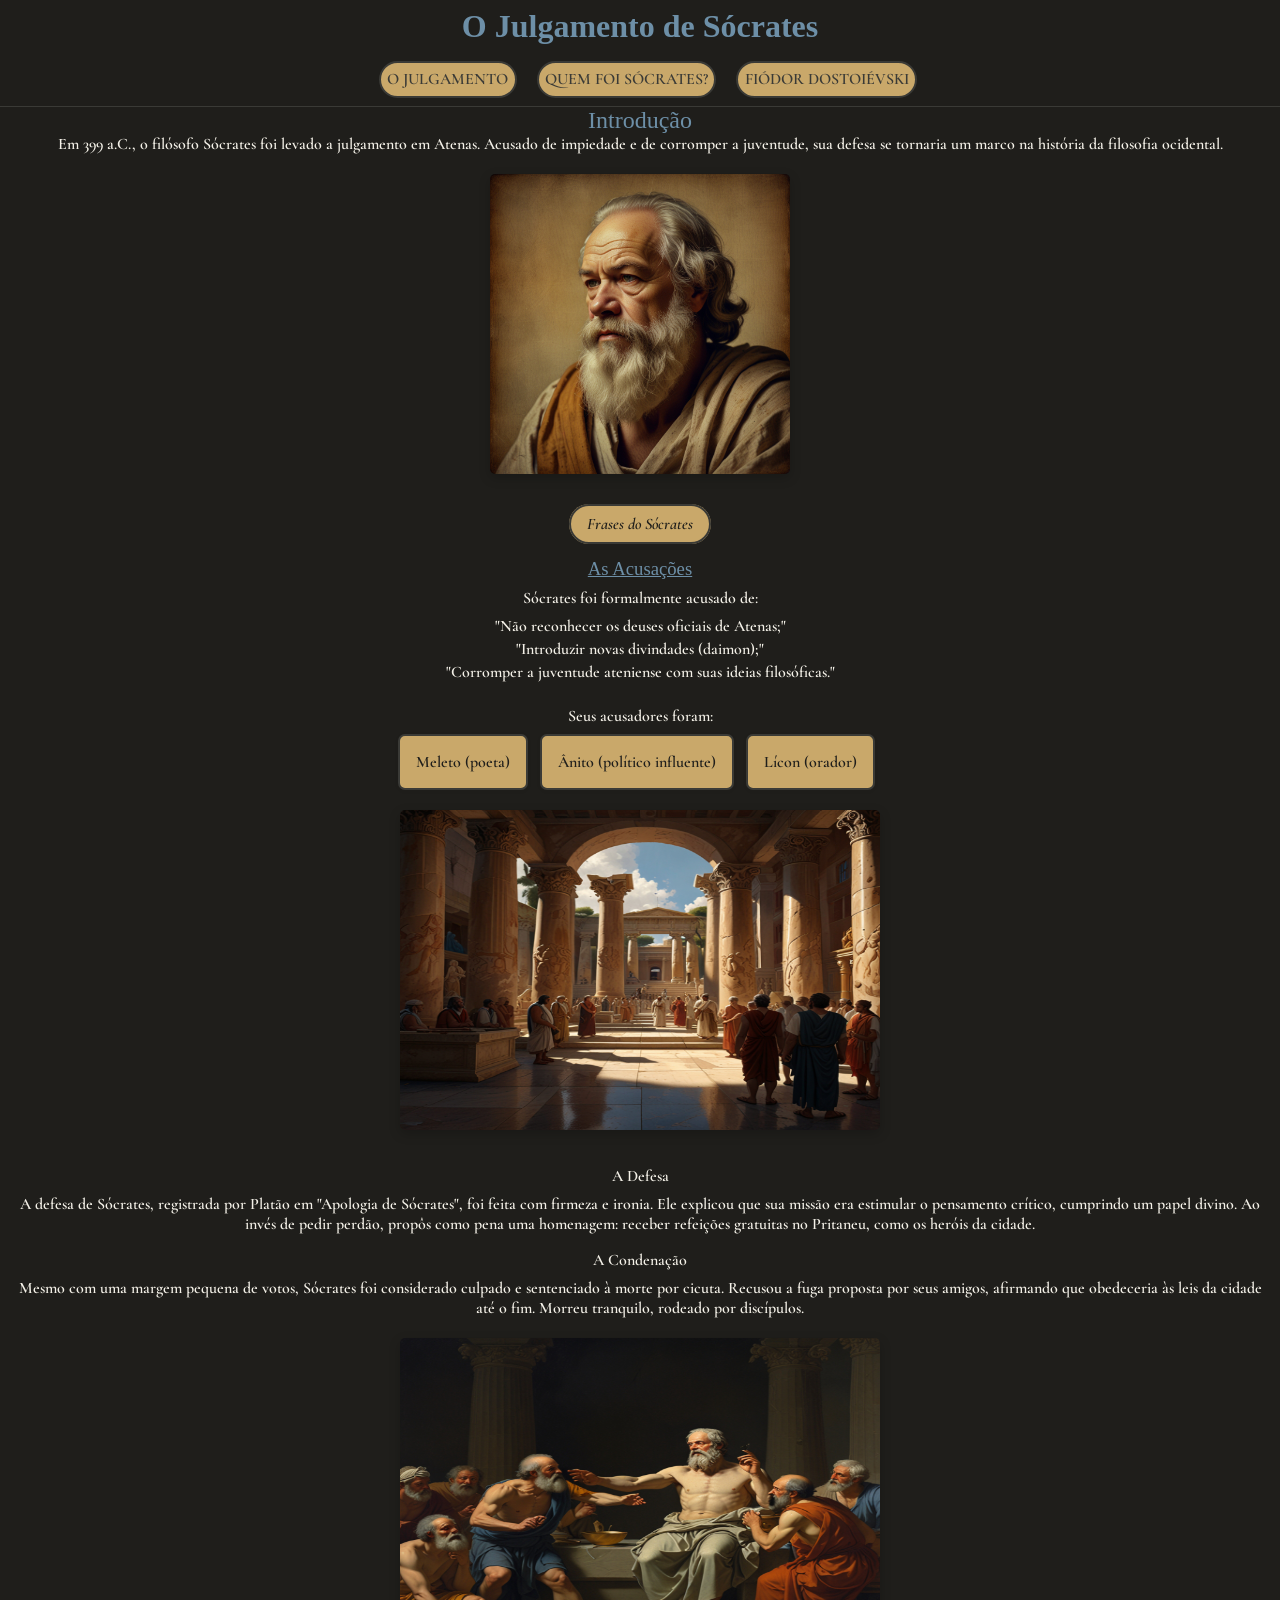
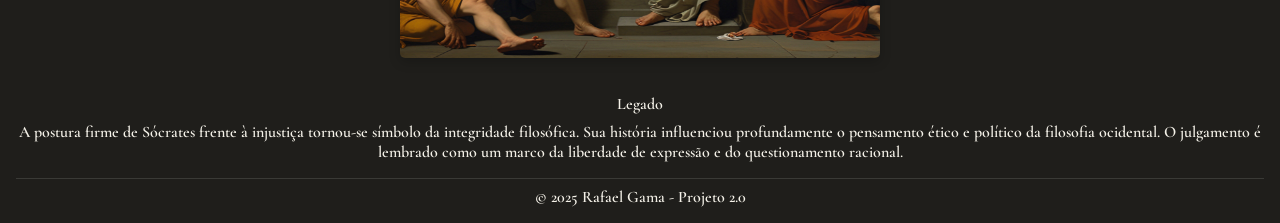
<file: julgamentoSocrates/index.html>
<!doctype html>
<html lang="pt-br">
  <head>
    <meta charset="UTF-8" />
    <meta name="viewport" content="width=device-width, initial-scale=1.0" />
    <title>O Julgamento de Sócrates 1</title>
    <link rel="preconnect" href="https://fonts.googleapis.com" />
    <link rel="preconnect" href="https://fonts.gstatic.com" crossorigin />
    <link
      href="https://fonts.googleapis.com/css2?family=Cormorant+Garamond:ital,wght@0,300..700;1,300..700&family=IM+Fell+English+SC&display=swap"
      rel="stylesheet"
    />
    <link rel="stylesheet" href="style.css" />
  </head>
  <body>
    <header>
      <h1 class="titulo-principal">O Julgamento de Sócrates</h1>
      <nav>
        <a href="index.html">O Julgamento</a>
        <a href="sobre.html">Quem foi Sócrates?</a>
        <a href="fiodor.html">Fiódor Dostoiévski</a>
      </nav>
    </header>

    <main>
      <section class="introducao" id="inicio">
        <h2>Introdução</h2>
        <p>
          Em 399 a.C., o filósofo Sócrates foi levado a julgamento em Atenas.
          Acusado de impiedade e de corromper a juventude, sua defesa se
          tornaria um marco na história da filosofia ocidental.
        </p>
        <figure>
          <img
            class="socrates"
            src="imgs/SocratesPensando.jpg"
            alt="Retrato artístico de Sócrates"
            width="300"
          />
        </figure>
      </section>

      <br />
      <article class="frases">
        <a href="https://www.pensador.com/autor/socrates/" target="_blank"
          >Frases do Sócrates</a
        >
      </article>

      <section class="acusacoes" id="acusacoes">
        <h3>As Acusações</h3>
        <h4>Sócrates foi formalmente acusado de:</h4>
        <ul>
          <li>"Não reconhecer os deuses oficiais de Atenas;"</li>
          <li>"Introduzir novas divindades (daimon);"</li>
          <li>
            "Corromper a juventude ateniense com suas ideias filosóficas."
          </li>
        </ul>
      </section>

      <section class="acusadores" id="acusadores">
        <h4>Seus acusadores foram:</h4>

        <ul>
          <li>Meleto (poeta)</li>
          <li>Ânito (político influente)</li>
          <li>Lícon (orador)</li>
        </ul>
        <figure>
          <img
            class="tribunal"
            src="imgs/tribunalf.jpg"
            alt="Representação do tribunal ateniense"
          />
        </figure>
      </section>

      <section class="defesa" id="defesa">
        <h4>A Defesa</h4>
        <p>
          A defesa de Sócrates, registrada por Platão em "Apologia de Sócrates",
          foi feita com firmeza e ironia. Ele explicou que sua missão era
          estimular o pensamento crítico, cumprindo um papel divino. Ao invés de
          pedir perdão, propôs como pena uma homenagem: receber refeições
          gratuitas no Pritaneu, como os heróis da cidade.
        </p>
      </section>

      <section class="condenacao" id="condenacao">
        <h4>A Condenação</h4>
        <p>
          Mesmo com uma margem pequena de votos, Sócrates foi considerado
          culpado e sentenciado à morte por cicuta. Recusou a fuga proposta por
          seus amigos, afirmando que obedeceria às leis da cidade até o fim.
          Morreu tranquilo, rodeado por discípulos.
        </p>
        <figure>
          <img
            class="morte"
            src="imgs/morteSocrates.jpg"
            alt="A morte de Sócrates"
            height="200"
          />
        </figure>
      </section>

      <section class="legado" id="legado">
        <h4>Legado</h4>
        <p>
          A postura firme de Sócrates frente à injustiça tornou-se símbolo da
          integridade filosófica. Sua história influenciou profundamente o
          pensamento ético e político da filosofia ocidental. O julgamento é
          lembrado como um marco da liberdade de expressão e do questionamento
          racional.
        </p>
      </section>
    </main>

    <footer class="creditos">
      <p>&COPY; 2025 Rafael Gama - Projeto 2.0</p>
    </footer>
  </body>
</html>
</file>
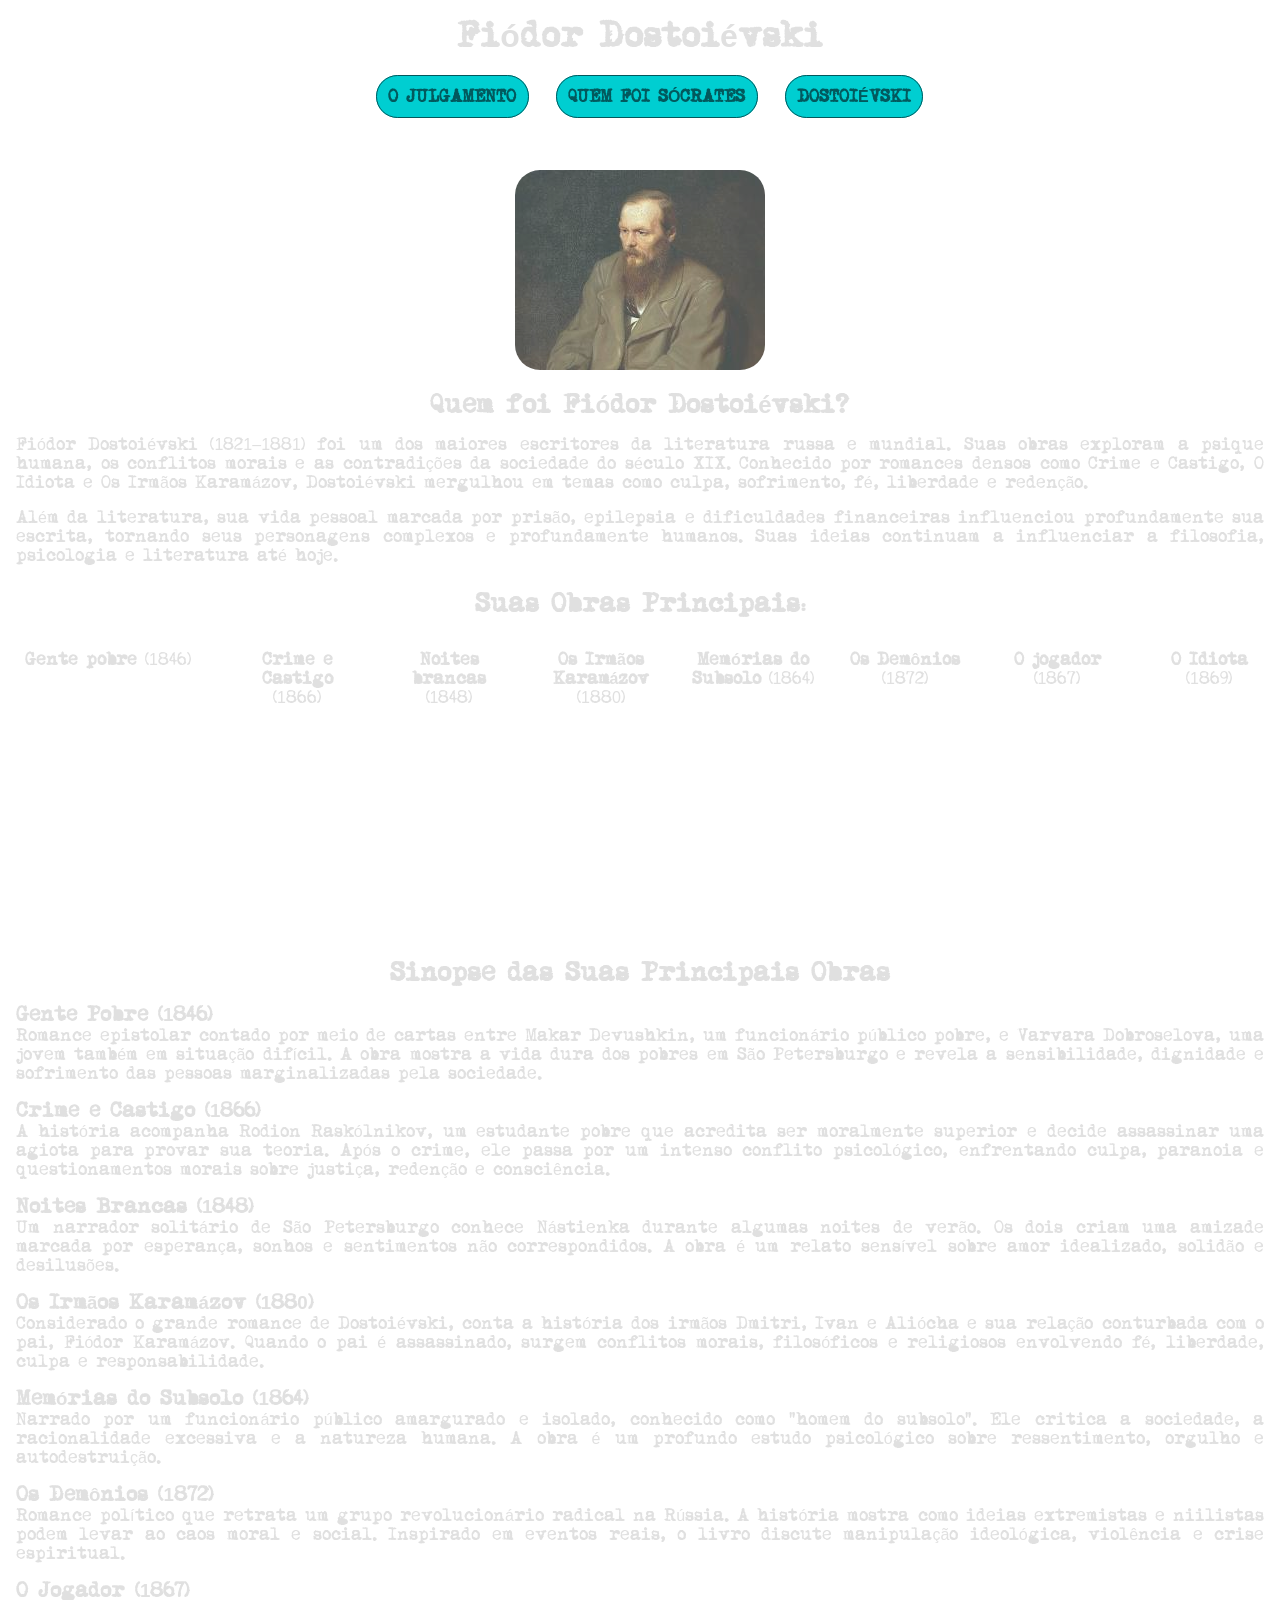
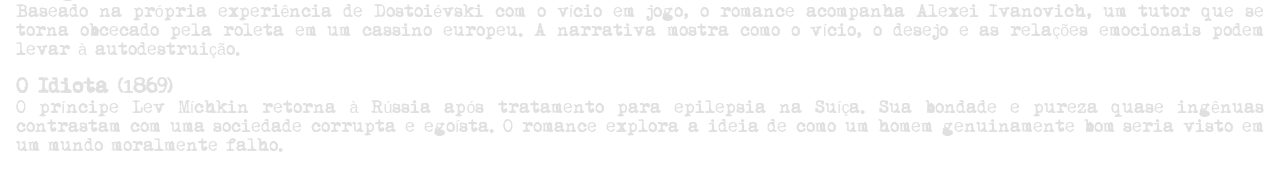
<file: julgamentoSocrates/fiodor.html>
<!doctype html>
<html lang="pt-BR">
  <head>
    <meta charset="UTF-8" />
    <meta name="viewport" content="width=device-width, initial-scale=1.0" />
    <title>Fiódor Dostoiévski</title>
    <link rel="stylesheet" href="styleFD.css">
  </head>
  <body>
    <video autoplay muted loop>
      <source src="imgs/fiodorVideo.mp4" type="video/mp4">
    </video>

    <header>
      <h1>Fiódor Dostoiévski</h1>
      <nav>
        <a href="index.html">O Julgamento</a>
        <a href="sobre.html">Quem foi Sócrates</a>
        <a href="fiodor.html">Dostoiévski</a>
      </nav>
      <figure>
        <img src="imgs/fiodor.jfif" alt="Fiódor Dostoiévski">
      </figure>
    </header>

    <main>
      <section id="quemFoiFiodor">
        <h2>Quem foi Fiódor Dostoiévski?</h2>
        <p>Fiódor Dostoiévski (1821–1881) foi um dos maiores escritores da literatura russa e mundial. Suas obras exploram a psique humana, 
          os conflitos morais e as contradições da sociedade do século XIX. Conhecido por romances densos como Crime e Castigo, 
          O Idiota e Os Irmãos Karamázov, Dostoiévski mergulhou em temas como culpa, sofrimento, fé, liberdade e redenção.</p>
        <p>Além da literatura, sua vida pessoal marcada por prisão, epilepsia e dificuldades financeiras influenciou profundamente sua escrita, 
          tornando seus personagens complexos e profundamente humanos. Suas ideias continuam a influenciar a filosofia, 
          psicologia e literatura até hoje.</p>
      </section>

      <section id="principaisObras">
        <h2>Suas Obras Principais:</h2>
            <ul id="outrasObras">
                <li id="gntPobre"><a href="#desc-gntPobre"><strong>Gente pobre</strong> <span class="ano">(1846)</span></a></li>
                <li id="crime"><strong>Crime e Castigo</strong> <span class="ano">(1866)</span></li>
                <li id="noite"><strong>Noites brancas</strong> <span class="ano">(1848)</span></li>
                <li id="irmaos"><strong>Os Irmãos Karamázov</strong> <span class="ano">(1880)</span></li>
                <li id="memorias"><strong>Memórias do Subsolo</strong> <span class="ano">(1864)</span></li>
                <li id="demonios"><strong>Os Demônios</strong> <span class="ano">(1872)</span></li>
                <li id="jogador"><strong>O jogador</strong> <span class="ano">(1867)</span></li>
                <li id="idiota"><strong>O Idiota</strong> <span class="ano">(1869)</span></li>
            </ul>
      </section>

      <section id="descricaoObras">
        <h2>Sinopse das Suas Principais Obras</h2>

        <article class="descricao" id="desc-gntPobre">
          <h3>Gente Pobre (1846)</h3>
          <p>Romance epistolar contado por meio de cartas entre Makar Devushkin, um funcionário público pobre, e Varvara Dobroselova, uma jovem também
             em situação difícil. A obra mostra a vida dura dos pobres em São Petersburgo e revela a sensibilidade, dignidade e sofrimento das pessoas
             marginalizadas pela sociedade.</p>
        </article>

        <article class="descricao" id="desc-crime">
          <h3>Crime e Castigo (1866)</h3>
          <p>A história acompanha Rodion Raskólnikov, um estudante pobre que acredita ser moralmente superior e decide assassinar uma agiota 
            para provar sua teoria. Após o crime, ele passa por um intenso conflito psicológico, enfrentando culpa, paranoia e questionamentos 
            morais sobre justiça, redenção e consciência.</p>
        </article>

        <article class="descricao" id="desc-noite">
          <h3>Noites Brancas (1848)</h3>
          <p>Um narrador solitário de São Petersburgo conhece Nástienka durante algumas noites de verão. Os dois criam uma amizade marcada por 
            esperança, sonhos e sentimentos não correspondidos. A obra é um relato sensível sobre amor idealizado, solidão e desilusões.</p>
        </article>

        <article class="descricao" id="desc-irmaos">
          <h3>Os Irmãos Karamázov (1880)</h3>
          <p>Considerado o grande romance de Dostoiévski, conta a história dos irmãos Dmitri, Ivan e Aliócha e sua relação conturbada com o pai, 
            Fiódor Karamázov. Quando o pai é assassinado, surgem conflitos morais, filosóficos e religiosos envolvendo fé, liberdade, 
            culpa e responsabilidade.</p>
        </article>

        <article class="descricao" id="desc-memorias">
          <h3>Memórias do Subsolo (1864)</h3>
          <p>Narrado por um funcionário público amargurado e isolado, conhecido como “homem do subsolo”. Ele critica a sociedade, 
            a racionalidade excessiva e a natureza humana. A obra é um profundo estudo psicológico sobre ressentimento, orgulho e autodestruição.</p>
        </article>

        <article class="descricao" id="desc-demonios">
          <h3>Os Demônios (1872)</h3>
          <p>Romance político que retrata um grupo revolucionário radical na Rússia. A história mostra como ideias extremistas e niilistas podem 
            levar ao caos moral e social. Inspirado em eventos reais, o livro discute manipulação ideológica, violência e crise espiritual.</p>
        </article>

        <article class="descricao" id="desc-jogador">
          <h3>O Jogador (1867)</h3>
          <p>Baseado na própria experiência de Dostoiévski com o vício em jogo, o romance acompanha Alexei Ivanovich, um tutor que se torna 
            obcecado pela roleta em um cassino europeu. A narrativa mostra como o vício, o desejo e as relações emocionais podem levar 
            à autodestruição.</p>
        </article>

        <article class="descricao" id="desc-idiota">
          <h3>O Idiota (1869)</h3>
          <p>O príncipe Lev Míchkin retorna à Rússia após tratamento para epilepsia na Suíça. Sua bondade e pureza quase ingênuas contrastam 
            com uma sociedade corrupta e egoísta. O romance explora a ideia de como um homem genuinamente bom seria visto em um mundo 
            moralmente falho.</p>
        </article>
      </section>
    </main>


  </body>
</html>
</file>
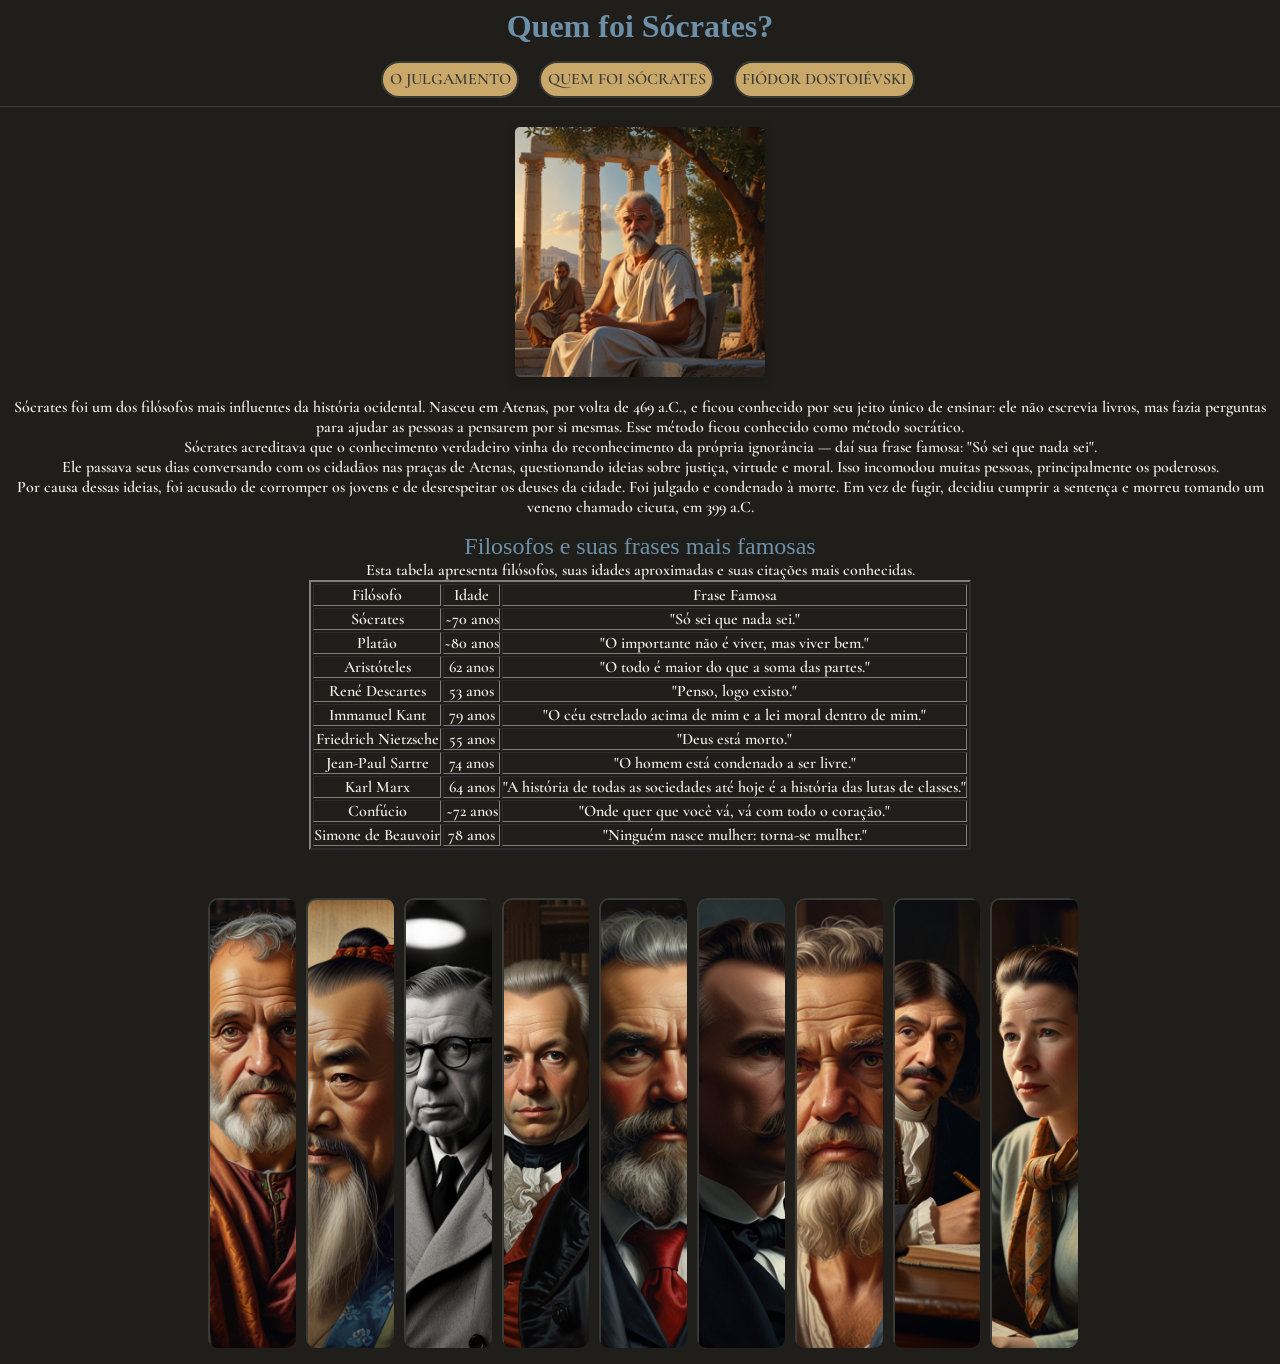
<file: julgamentoSocrates/sobre.html>
<!DOCTYPE html>
<html lang="pt-br">
  <head>
    <meta charset="UTF-8" />
    <meta name="viewport" content="width=device-width, initial-scale=1.0" />
    <title>Quem foi Sócrates?</title>
    <link rel="stylesheet" href="style.css" />
    <link rel="preconnect" href="https://fonts.googleapis.com" />
    <link rel="preconnect" href="https://fonts.gstatic.com" crossorigin />
    <link
      href="https://fonts.googleapis.com/css2?family=Cormorant+Garamond:ital,wght@0,300..700;1,300..700&family=IM+Fell+English+SC&display=swap"
      rel="stylesheet"
    />
  </head>
  <body>
    <header>
      <h1 class="titulo-principal">Quem foi Sócrates?</h1>
      <nav>
        <a href="index.html"> O Julgamento</a>
        <a href="sobre.html"> Quem foi Sócrates</a>
        <a href="fiodor.html">Fiódor Dostoiévski</a>
      </nav>
    </header>

    <main>
      <figure>
        <img
          class="socratesgrecia"
          src="imgs/socratesgrecia.jpg"
          alt="Retrato de Sócrates na Grécia Antiga"
          width="250"
        />
      </figure>
      <section class="introducao" id="Quem-foi-Socrates">
        <p>
          Sócrates foi um dos filósofos mais influentes da história ocidental.
          Nasceu em Atenas, por volta de 469 a.C., e ficou conhecido por seu
          jeito único de ensinar: ele não escrevia livros, mas fazia perguntas
          para ajudar as pessoas a pensarem por si mesmas. Esse método ficou
          conhecido como
          <strong>método socrático</strong>.
        </p>
        <p>
          Sócrates acreditava que o conhecimento verdadeiro vinha do
          reconhecimento da própria ignorância — daí sua frase famosa:
          <strong>"Só sei que nada sei"</strong>.
        </p>
        <p>
          Ele passava seus dias conversando com os cidadãos nas praças de
          Atenas, questionando ideias sobre justiça, virtude e moral. Isso
          incomodou muitas pessoas, principalmente os poderosos.
        </p>
        <p>
          Por causa dessas ideias, foi acusado de corromper os jovens e de
          desrespeitar os deuses da cidade. Foi julgado e condenado à morte. Em
          vez de fugir, decidiu cumprir a sentença e morreu tomando um veneno
          chamado cicuta, em 399 a.C.
        </p>
      </section>

      <!-- <hr /> -->

      <section class="frases-filosofos" id="frases-filosofos">
        <h2 class="titulo-frases">Filosofos e suas frases mais famosas</h2>
        <table border="2">
          <caption>
            Esta tabela apresenta filósofos, suas idades aproximadas e suas
            citações mais conhecidas.
          </caption>
          <thead>
            <tr>
              <th>Filósofo</th>
              <th>Idade</th>
              <th>Frase Famosa</th>
            </tr>
          </thead>

          <tbody>
            <tr>
              <td>Sócrates</td>
              <td>~70 anos</td>
              <td>"Só sei que nada sei."</td>
            </tr>
            <tr>
              <td>Platão</td>
              <td>~80 anos</td>
              <td>"O importante não é viver, mas viver bem."</td>
            </tr>
            <tr>
              <td>Aristóteles</td>
              <td>62 anos</td>
              <td>"O todo é maior do que a soma das partes."</td>
            </tr>
            <tr>
              <td>René Descartes</td>
              <td>53 anos</td>
              <td>"Penso, logo existo."</td>
            </tr>
            <tr>
              <td>Immanuel Kant</td>
              <td>79 anos</td>
              <td>
                "O céu estrelado acima de mim e a lei moral dentro de mim."
              </td>
            </tr>
            <tr>
              <td>Friedrich Nietzsche</td>
              <td>55 anos</td>
              <td>"Deus está morto."</td>
            </tr>
            <tr>
              <td>Jean-Paul Sartre</td>
              <td>74 anos</td>
              <td>"O homem está condenado a ser livre."</td>
            </tr>
            <tr>
              <td>Karl Marx</td>
              <td>64 anos</td>
              <td>
                "A história de todas as sociedades até hoje é a história das
                lutas de classes."
              </td>
            </tr>
            <tr>
              <td>Confúcio</td>
              <td>~72 anos</td>
              <td>"Onde quer que você vá, vá com todo o coração."</td>
            </tr>
            <tr>
              <td>Simone de Beauvoir</td>
              <td>78 anos</td>
              <td>"Ninguém nasce mulher: torna-se mulher."</td>
            </tr>
          </tbody>
        </table>
      </section>

      <section class="filosofos">
        <div class="filosofo">
          <img src="imgs/aristoteles.jpg" alt="Aristóteles" />
          <div class="texto">
            <h4>ARISTÓTELES</h4>
            "O todo é maior do que a soma das partes."
          </div>
        </div>
        <div class="filosofo">
          <img src="imgs/confucio.jpg" alt="Confúcio" />
          <div class="texto">
            <h4>CONFÚCIO</h4>
            "Onde quer que você vá, vá com todo o coração."
          </div>
        </div>
        <div class="filosofo">
          <img src="imgs/jeanpaul.jpg" alt="Jean-Paul" />
          <div class="texto">
            <h4>JEAN PAUL</h4>
            "O homem está condenado a ser livre."
          </div>
        </div>
        <div class="filosofo">
          <img src="imgs/kant.jpg" alt="Kant" />
          <div class="texto">
            <h4>IMMANUEL KANT</h4>
            "O céu estrelado acima de mim e a lei moral dentro de mim."
          </div>
        </div>
        <div class="filosofo">
          <img src="imgs/karlmax.jpg" alt="Karl Marx" />
          <div class="texto">
            <h4>KARL MARX</h4>
            "A história de todas as sociedades até hoje é a história das lutas
            de classes."
          </div>
        </div>
        <div class="filosofo">
          <img src="imgs/nietzsche.jpg" alt="Nietzsche" />
          <div class="texto">
            <h4>FRIEDRICH NIETZSCHE</h4>
            "Aquilo que não me mata, me fortalece."
          </div>
        </div>
        <div class="filosofo">
          <img src="imgs/platao.jpg" alt="Platão" />
          <div class="texto">
            <h4>PLATÃO</h4>
            "Conhece-te a ti mesmo."
          </div>
        </div>
        <div class="filosofo">
          <img src="imgs/rene.jpg" alt="René Descartes" />
          <div class="texto">
            <h4>RENÉ DESCARTES</h4>
            "Penso, logo existo."
          </div>
        </div>
        <div class="filosofo">
          <img src="imgs/simone.jpg" alt="Simone de Beauvoir" />
          <div class="texto">
            <h4>SIMONE DE BEAUVOIR</h4>
            "Ninguém nasce mulher: torna-se mulher."
          </div>
        </div>
      </section>
    </main>
  </body>
</html>
</file>
<file: julgamentoSocrates/style.css>
:root {
  --fundo: #1f1e1b;
  --texto: #f4f1e8;
  --titulo: #6d8fa7;
  --dourado: #c9a86a;
  --sutis: #3a3a36;
}

* {
  margin: 0;
  padding: 0;
  font-family: "Cormorant Garamond", serif;
  font-optical-sizing: auto;
  font-weight: 600;
  font-style: normal;
  color: var(--texto);
}

h1,
h2,
h3 {
  font-family: "IM Fell English SC", serif;
  font-weight: 400;
  font-style: normal;
  color: var(--titulo);
}

body {
  background-color: var(--fundo);
}
header {
  text-align: center;
  border-bottom: 1px solid var(--sutis);
}

.titulo-principal {
  font-weight: 700;
  margin: 0.5rem 1rem;
}

nav > a {
  border: 2px solid var(--sutis);
  background-color: var(--dourado);
  border-radius: 9999px;
  text-decoration: none;
  padding: 0.4rem;
  display: inline-block;
  width: fit-content;
  text-transform: uppercase;
  margin: 0.5rem auto;
  margin-left: 1rem;
  color: var(--sutis);
}

section.introducao {
  text-align: center;
}

.socrates,
.socratesgrecia {
  box-shadow: 0px 4px 12px rgba(0, 0, 0, 0.2);
  border-radius: 5px;
  margin: 20px 10px;
}

.frases {
  text-align: center;
}

.frases > a {
  border: 2px solid var(--sutis);
  border-radius: 2000px;
  font-style: italic;
  text-decoration: none;
  background-color: var(--dourado);
  color: #1f1e1b;
  padding: 0.5rem 1rem;
  font-weight: 600;
}

.acusacoes {
  text-align: center;
  margin: 1.5rem;
}

.acusacoes li {
  text-decoration: none;
  transition: transform 0.2s ease, background-color 0.2s ease;
  list-style: none;
  margin: 0.2rem;
}

.acusacoes li:hover {
  background-color: var(--dourado);
  transform: scale(1.5);
  color: #1f1e1b;
}

.acusacoes > h3 {
  text-decoration: underline;
}

h4 {
  margin: 0.5rem 0.5rem;
}

.acusadores {
  text-align: center;
}

.acusadores li {
  display: inline-block;
  border: 2px solid var(--sutis);
  padding: 1rem;
  border-radius: 7px;
  margin-right: 0.5rem;
  color: #1f1e1b;
  background-color: var(--dourado);
  transition: background-color 0.3s ease, transform 0.2s ease,
    box-shadow 0.3s ease;
  box-shadow: 0 1px 4px rgba(0, 0, 0, 0.05);
  cursor: pointer;
}

.acusadores li:hover {
  background-color: #e0f7fa;
  transform: scale(1.03);
  box-shadow: 0 6px 12px rgba(0, 0, 0, 0.15);
}

.tribunal,
.morte {
  width: 30rem;
  height: 20rem;
  box-shadow: 0px 4px 12px rgba(0, 0, 0, 0.2);
  border-radius: 5px;
  margin: 20px 10px;
}

.defesa,
.condenacao,
.legado,
footer {
  text-align: center;
  margin: 1rem 1rem;
}

figure,
img.socratesgrecia {
  display: flex;
  justify-content: center;
}

.filosofos {
  margin: 3rem 0rem 1rem 1rem;
  width: 98%;
  height: 450px;
  display: flex;
  align-items: center;
  justify-content: center;
  gap: 10px;
  overflow-x: auto;
  padding-right: 50px;
  scrollbar-width: none;
}

.filosofos::-webkit-scrollbar {
  display: none;
}

.filosofo {
  flex-shrink: 0;
  position: relative;
  flex: 0 0 7%;
  width: 10%;
  height: 100%;
  overflow: hidden;
  border-radius: 10px;
  transition: flex 0.5s ease-in-out;
  cursor: pointer;
}

.filosofo:hover {
  flex: 0 0 35%;
}

.filosofo img {
  width: 100%;
  height: 100%;
  object-fit: cover;
  border: 2px solid var(--sutis);
  border-radius: 10px;
  transition: all 0.5s ease-in-out;
}

.filosofo .texto {
  position: absolute;
  bottom: 10px;
  left: 10px;
  right: 10px;
  color: white;
  font-size: 1.2rem;
  font-weight: bold;
  text-shadow: 1px 1px 5px rgba(0, 0, 0, 0.7);
  opacity: 0;
  transition: opacity 0.3s ease;
  pointer-events: none;
}

.filosofo:hover .texto {
  opacity: 1;
}

.frases-filosofos {
  text-align: center;
  display: flex;
  flex-direction: column;
  align-items: center;
  margin-top: 1rem;
}

.creditos {
  border-top: 1px solid var(--sutis);
}

.creditos > p {
  margin-top: 0.5rem;
}
</file>
<file: julgamentoSocrates/styleFD.css>
@font-face {
    font-family: "MaquinaDeEscrever";
    src: url(fonts/MomsTypewriter.woff2) format("woff2"),
     url(fonts/MomsTypewriter.woff) format("woff");
}
*{
    margin: 0;
    padding: 0;
    box-sizing: border-box;
}
body{
    color: #E0E0E0;
    text-align: center;
    font-family: "MaquinaDeEscrever", sans-serif;
}

video{
    width: 100%;
    height: 100%;
    position: fixed;
    object-fit: cover;
    z-index: -1;
    top: 0;
    left: 0;
    filter: brightness(80%);
}
header{
    position: relative;
    z-index: 1;
}
h1{
    margin-top: 1rem;
}
nav{
    margin-top: 2rem;
    position: relative;
    z-index: 1;
}

nav a {
    color: #02595d;
    text-decoration: none;
    text-transform: uppercase;
    font-weight: bold;
    border: 1px solid ;
    border-radius: 9999px;
    padding: 0.7rem;
    margin-left: 1.2rem;
    background-color: #00CED1;  
}

nav a:hover{
    padding: 1.2rem;
    color: #E0E0E0;
    background-color: #02595d;
}

figure,img{
    margin: 2rem;
    border-radius: 25px;
    opacity: 0.87;
    margin-bottom: 0;
}
#quemFoiFiodor{
    text-align: justify;
}
#quemFoiFiodor h2{
    margin: 1rem;
    text-align: center;
}
#quemFoiFiodor p{
    margin: 1rem;
}
#principaisObras h2{
    margin: 1.5rem;
}
#principaisObras ul{
    align-items: center;
    display: flex;
    gap: 10px;
    list-style: none;
    padding: 0;
}
#outrasObras li:hover{
    color: transparent;
}
#principaisObras li{
    width: 200px;
    height: 300px;
    background-size: cover;
    background-position: center;
    margin: 0.5rem;
    transition: 0.4s;
}
#principaisObras li#gntPobre:hover{
    background-image: url(imgs/gentePobre.jpg);
    transform: scale(1.05);
}
#principaisObras li#crime:hover{
    background-image: url(imgs/crimeECastigo.jpg);
    transform: scale(1.05);
}
#principaisObras li#noite:hover{
    background-image: url(imgs/noites.jpg);
    transform: scale(1.05);
}
#principaisObras li#irmaos:hover{
    background-image: url(imgs/irmaos.jpg);
    transform: scale(1.05);
}
#principaisObras li#memorias:hover{
    background-image: url(imgs/memorias.jpg);
    transform: scale(1.05);
}
#principaisObras li#demonios:hover{
    background-image: url(imgs/demonios.jpg);
    transform: scale(1.05);
}
#principaisObras li#jogador:hover{
    background-image: url(imgs/jogador.jpg);
    transform: scale(1.05);
}
#principaisObras li#idiota:hover{
    background-image: url(imgs/idiota.jpg);
    transform: scale(1.05);
}
.descricao{
    text-align: justify;
    margin: 1rem;
}
#outrasObras a{
    text-decoration: none;
    color: inherit;
    display: block;
    width: 200px;
    height: 300px;
}

.descricao:target{
  background-color: #ffeaa7;
  border-left: 6px solid #e17055;
  padding: 15px;
}
</file>
